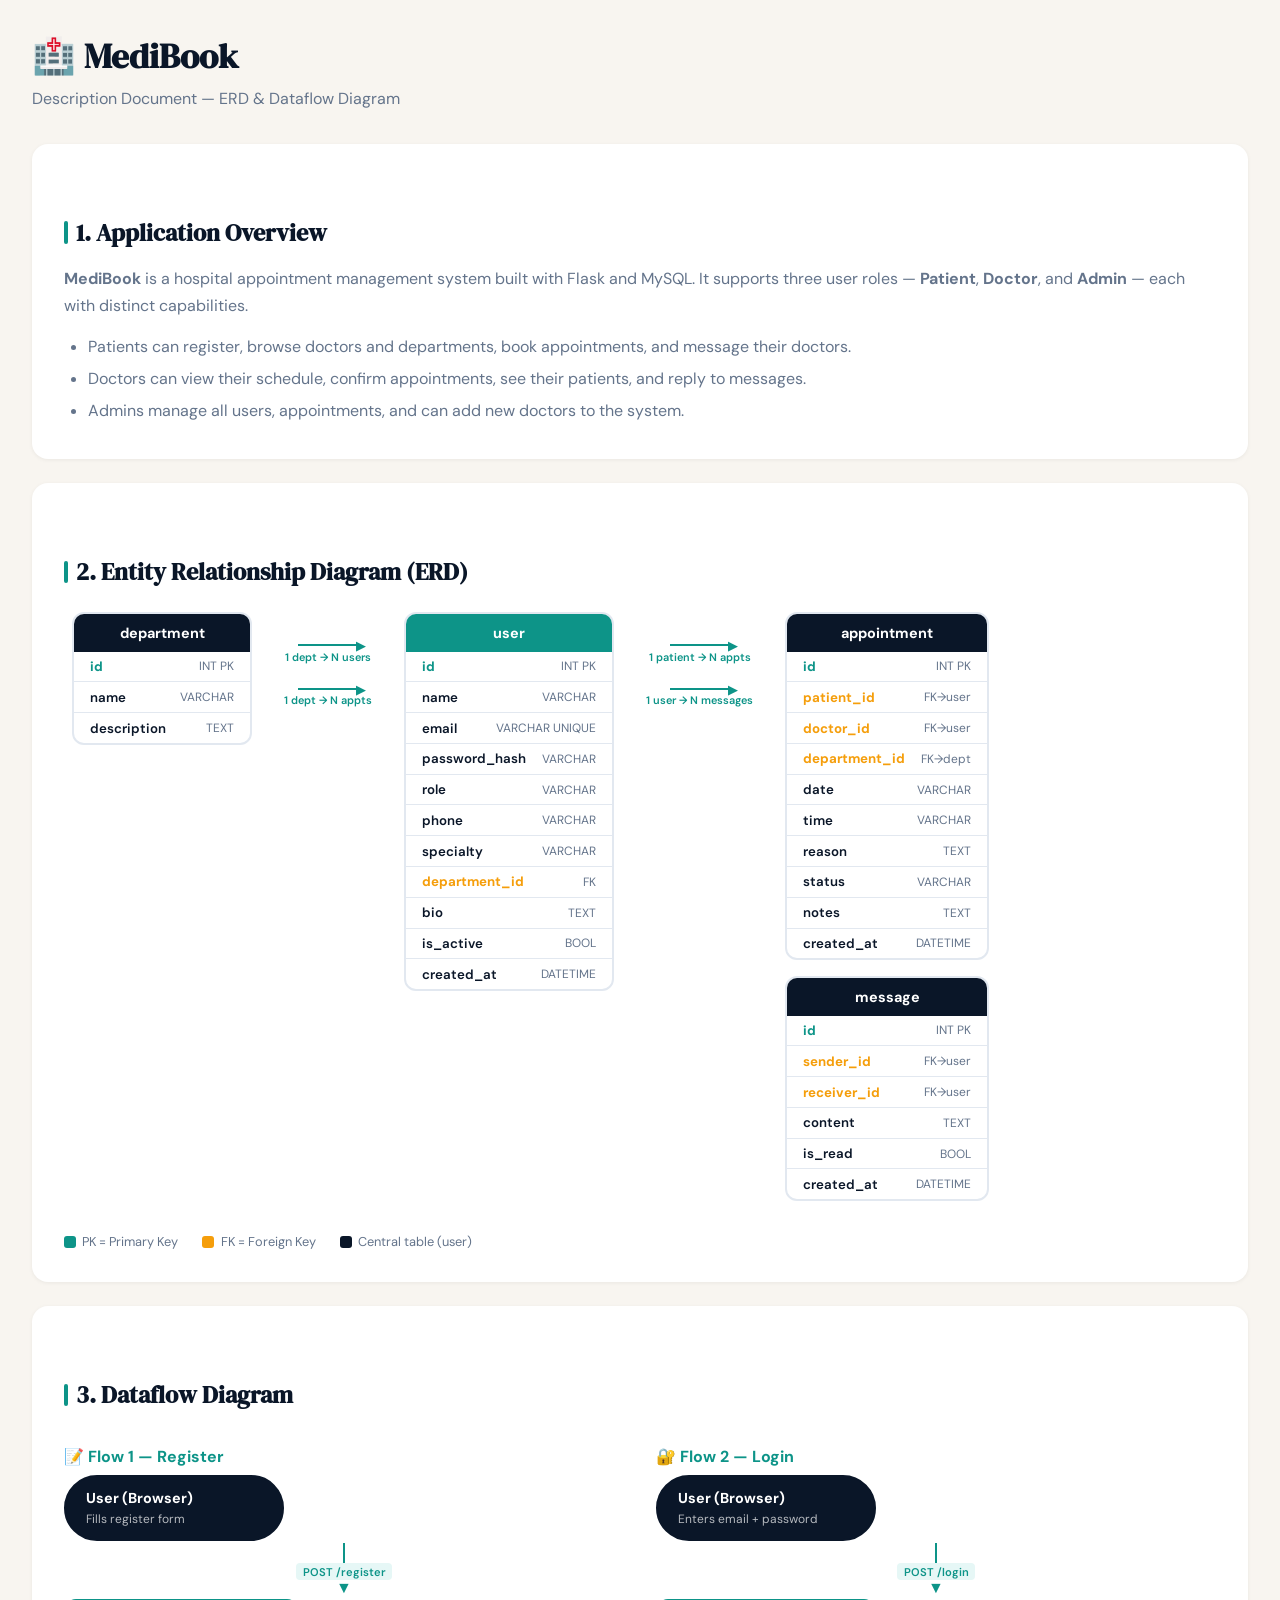
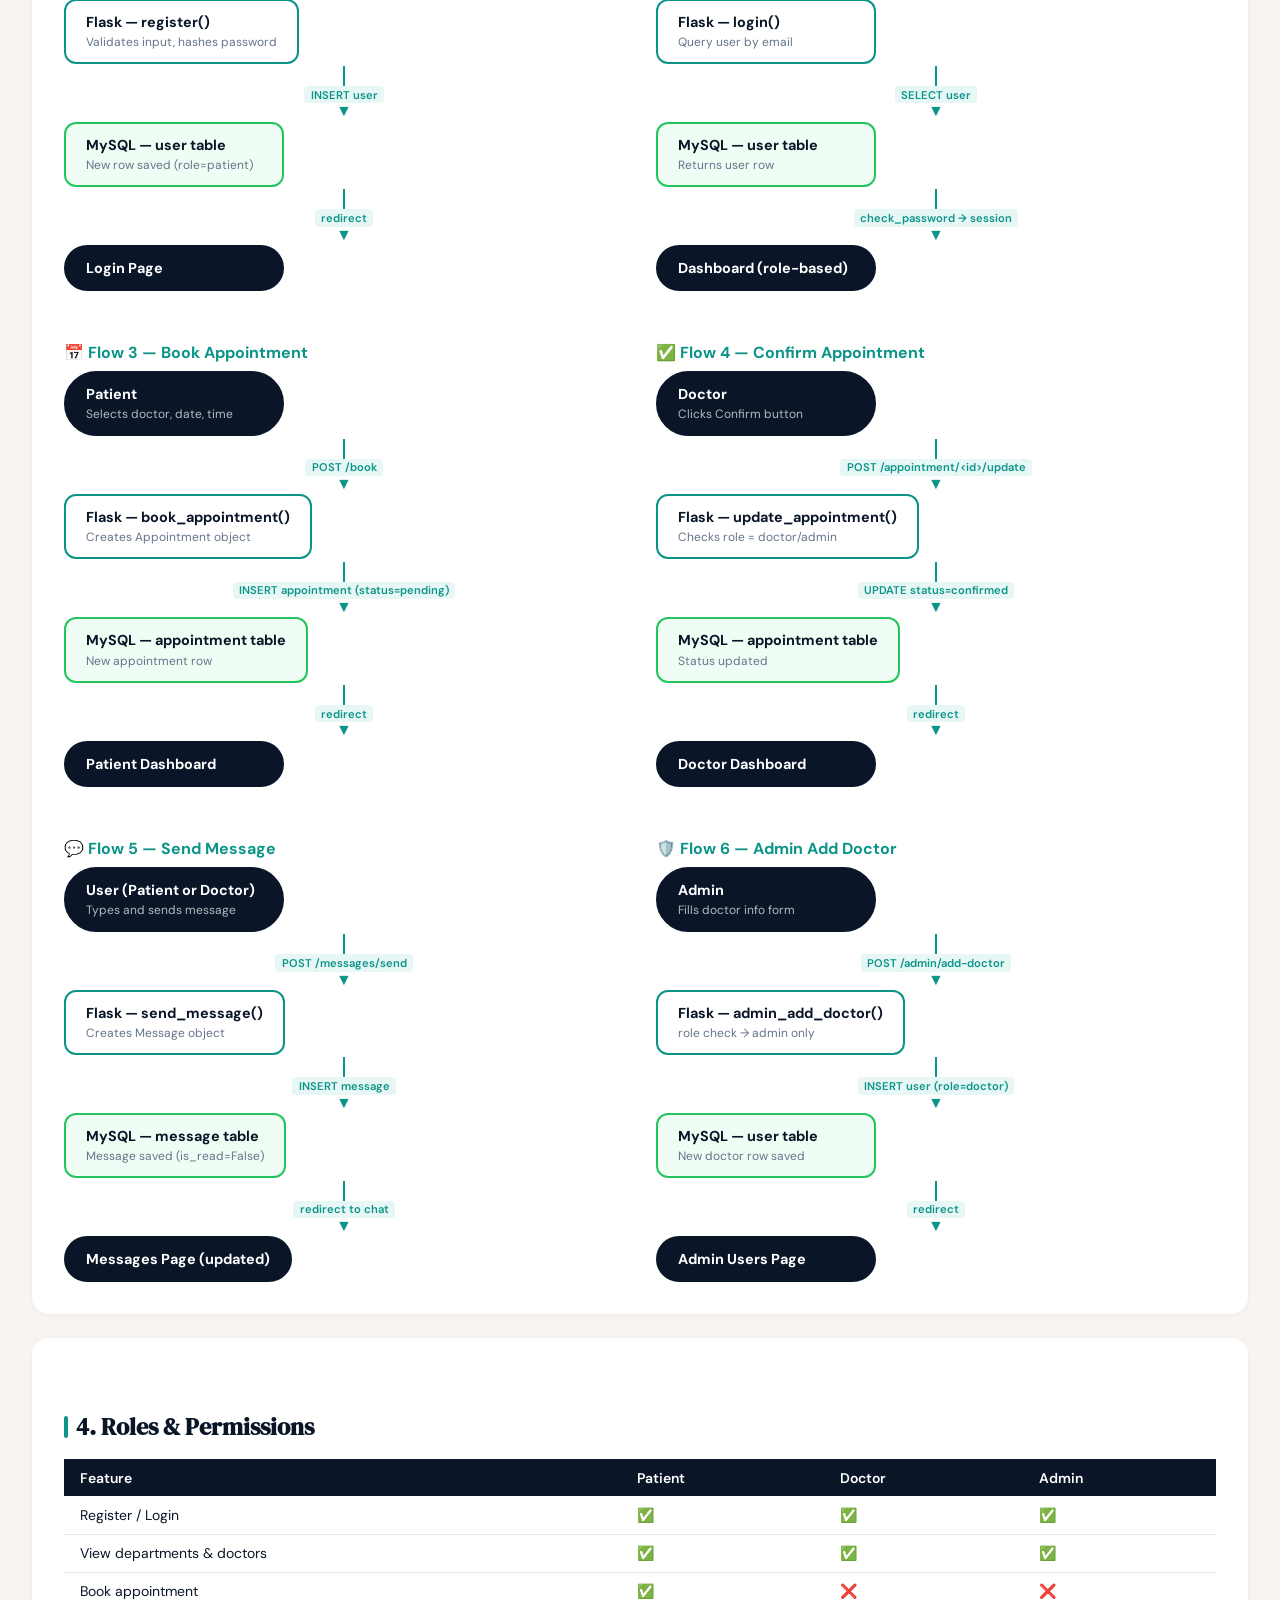
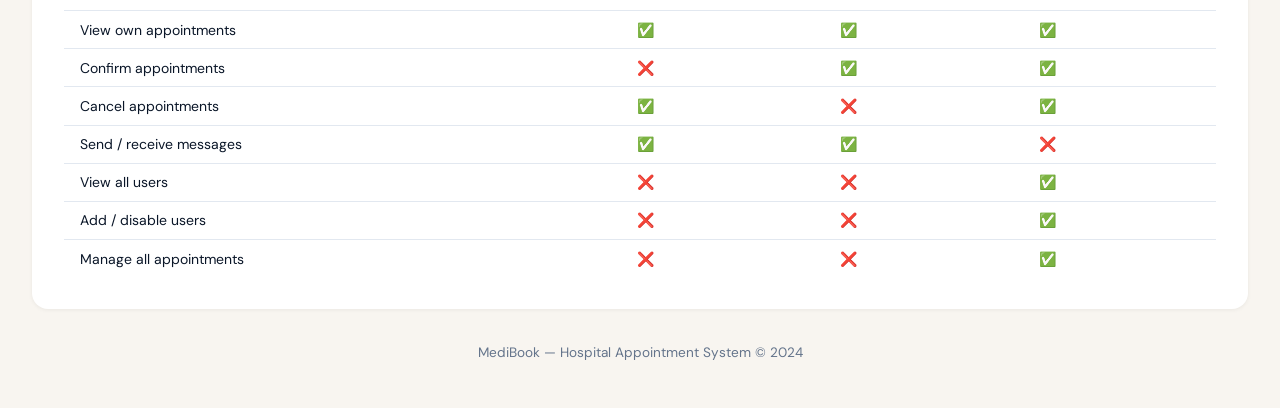
<file: templates/description.html>
<!DOCTYPE html>
<html lang="en">
<head>
  <meta charset="UTF-8"/>
  <meta name="viewport" content="width=device-width, initial-scale=1.0"/>
  <title>MediBook — Description Document</title>
  <link href="https://fonts.googleapis.com/css2?family=DM+Serif+Display&family=DM+Sans:wght@300;400;500;600&display=swap" rel="stylesheet"/>
  <style>
    :root{--navy:#0a1628;--teal:#0d9488;--teal2:#14b8a6;--cream:#f8f5f0;--white:#fff;--gray:#64748b;--border:#e2e8f0;}
    *{box-sizing:border-box;margin:0;padding:0;}
    body{font-family:'DM Sans',sans-serif;background:var(--cream);color:var(--navy);padding:2rem;}
    h1{font-family:'DM Serif Display',serif;font-size:2.2rem;color:var(--navy);margin-bottom:.3rem;}
    h2{font-family:'DM Serif Display',serif;font-size:1.5rem;color:var(--navy);margin:2.5rem 0 1rem;display:flex;align-items:center;gap:.5rem;}
    h2::before{content:'';display:inline-block;width:4px;height:1.4rem;background:var(--teal);border-radius:2px;}
    h3{font-size:1rem;font-weight:700;color:var(--teal);margin:1.2rem 0 .5rem;}
    p{color:var(--gray);line-height:1.7;margin-bottom:.75rem;}
    .subtitle{color:var(--gray);font-size:1rem;margin-bottom:2rem;}
    .card{background:var(--white);border-radius:16px;box-shadow:0 1px 4px rgba(0,0,0,.06);padding:2rem;margin-bottom:1.5rem;}

    /* ── ERD ── */
    .erd-wrap{overflow-x:auto;}
    .erd{display:flex;gap:2rem;align-items:flex-start;min-width:700px;padding:.5rem;}
    .table-box{border:2px solid var(--border);border-radius:12px;overflow:hidden;min-width:180px;flex-shrink:0;}
    .table-head{background:var(--navy);color:#fff;padding:.6rem 1rem;font-weight:700;font-size:.9rem;text-align:center;}
    .table-head.teal{background:var(--teal);}
    .table-row{display:flex;justify-content:space-between;align-items:center;padding:.4rem 1rem;border-bottom:1px solid var(--border);font-size:.83rem;gap:1rem;}
    .table-row:last-child{border-bottom:none;}
    .col-name{font-weight:600;color:var(--navy);}
    .col-type{color:var(--gray);font-size:.75rem;}
    .pk{color:var(--teal);font-weight:700;}
    .fk{color:#f59e0b;font-weight:700;}

    .erd-arrows{display:flex;flex-direction:column;justify-content:center;gap:.5rem;padding-top:2rem;}
    .arrow{display:flex;flex-direction:column;align-items:center;font-size:.72rem;color:var(--gray);gap:.2rem;}
    .arrow-line{width:60px;height:2px;background:var(--teal);position:relative;}
    .arrow-line::after{content:'▶';position:absolute;right:-8px;top:-7px;color:var(--teal);font-size:.8rem;}
    .arrow-label{font-size:.68rem;color:var(--teal);font-weight:600;}

    /* ── DATAFLOW ── */
    .flow{display:flex;flex-direction:column;gap:0;}
    .flow-step{display:flex;align-items:stretch;gap:0;}
    .flow-node{background:var(--white);border:2px solid var(--teal);border-radius:12px;padding:.75rem 1.25rem;min-width:220px;position:relative;}
    .flow-node.actor{background:var(--navy);border-color:var(--navy);color:#fff;border-radius:50px;}
    .flow-node.db{background:#f0fdf4;border-color:#22c55e;}
    .flow-node-title{font-weight:700;font-size:.9rem;}
    .flow-node-title.white{color:#fff;}
    .flow-node-sub{font-size:.75rem;color:var(--gray);margin-top:.2rem;}
    .flow-node-sub.light{color:rgba(255,255,255,.7);}
    .flow-connector{display:flex;flex-direction:column;align-items:center;padding:.15rem 1rem;}
    .flow-v-line{width:2px;flex:1;background:var(--teal);min-height:20px;}
    .flow-arrow-down{color:var(--teal);font-size:1rem;line-height:1;}
    .flow-label{font-size:.7rem;color:var(--teal);font-weight:600;white-space:nowrap;padding:.1rem .4rem;background:#e6f7f6;border-radius:4px;}
    .flow-group{display:flex;gap:1rem;align-items:flex-start;}
    .flow-branch{display:flex;flex-direction:column;align-items:center;}

    /* ── LEGEND ── */
    .legend{display:flex;gap:1.5rem;flex-wrap:wrap;margin-top:1rem;}
    .legend-item{display:flex;align-items:center;gap:.4rem;font-size:.8rem;color:var(--gray);}
    .legend-dot{width:12px;height:12px;border-radius:3px;}

    /* ── ROLES TABLE ── */
    table{width:100%;border-collapse:collapse;font-size:.875rem;}
    th{background:var(--navy);color:#fff;padding:.6rem 1rem;text-align:left;font-weight:600;}
    td{padding:.6rem 1rem;border-bottom:1px solid var(--border);}
    tr:last-child td{border-bottom:none;}
    .yes{color:#16a34a;font-weight:700;}
    .no{color:#dc2626;font-weight:700;}
  </style>
</head>
<body>

<h1>🏥 MediBook</h1>
<p class="subtitle">Description Document — ERD &amp; Dataflow Diagram</p>

<!-- ════════════════════════════════
     1. APP OVERVIEW
════════════════════════════════ -->
<div class="card">
  <h2>1. Application Overview</h2>
  <p><strong>MediBook</strong> is a hospital appointment management system built with Flask and MySQL. It supports three user roles — <strong>Patient</strong>, <strong>Doctor</strong>, and <strong>Admin</strong> — each with distinct capabilities.</p>
  <ul style="margin-left:1.5rem;color:var(--gray);line-height:2;">
    <li>Patients can register, browse doctors and departments, book appointments, and message their doctors.</li>
    <li>Doctors can view their schedule, confirm appointments, see their patients, and reply to messages.</li>
    <li>Admins manage all users, appointments, and can add new doctors to the system.</li>
  </ul>
</div>

<!-- ════════════════════════════════
     2. ERD
════════════════════════════════ -->
<div class="card">
  <h2>2. Entity Relationship Diagram (ERD)</h2>

  <div class="erd-wrap">
    <div class="erd">

      <!-- DEPARTMENT -->
      <div class="table-box">
        <div class="table-head">department</div>
        <div class="table-row"><span class="col-name pk">id</span><span class="col-type">INT PK</span></div>
        <div class="table-row"><span class="col-name">name</span><span class="col-type">VARCHAR</span></div>
        <div class="table-row"><span class="col-name">description</span><span class="col-type">TEXT</span></div>
      </div>

      <!-- ARROW dept→user -->
      <div class="erd-arrows">
        <div class="arrow">
          <div class="arrow-line"></div>
          <div class="arrow-label">1 dept → N users</div>
        </div>
        <div class="arrow" style="margin-top:1rem;">
          <div class="arrow-line"></div>
          <div class="arrow-label">1 dept → N appts</div>
        </div>
      </div>

      <!-- USER -->
      <div class="table-box">
        <div class="table-head teal">user</div>
        <div class="table-row"><span class="col-name pk">id</span><span class="col-type">INT PK</span></div>
        <div class="table-row"><span class="col-name">name</span><span class="col-type">VARCHAR</span></div>
        <div class="table-row"><span class="col-name">email</span><span class="col-type">VARCHAR UNIQUE</span></div>
        <div class="table-row"><span class="col-name">password_hash</span><span class="col-type">VARCHAR</span></div>
        <div class="table-row"><span class="col-name">role</span><span class="col-type">VARCHAR</span></div>
        <div class="table-row"><span class="col-name">phone</span><span class="col-type">VARCHAR</span></div>
        <div class="table-row"><span class="col-name">specialty</span><span class="col-type">VARCHAR</span></div>
        <div class="table-row"><span class="col-name fk">department_id</span><span class="col-type">FK</span></div>
        <div class="table-row"><span class="col-name">bio</span><span class="col-type">TEXT</span></div>
        <div class="table-row"><span class="col-name">is_active</span><span class="col-type">BOOL</span></div>
        <div class="table-row"><span class="col-name">created_at</span><span class="col-type">DATETIME</span></div>
      </div>

      <!-- ARROW user→appointment & user→message -->
      <div class="erd-arrows">
        <div class="arrow">
          <div class="arrow-line"></div>
          <div class="arrow-label">1 patient → N appts</div>
        </div>
        <div class="arrow" style="margin-top:1rem;">
          <div class="arrow-line"></div>
          <div class="arrow-label">1 user → N messages</div>
        </div>
      </div>

      <!-- APPOINTMENT + MESSAGE stacked -->
      <div style="display:flex;flex-direction:column;gap:1rem;">

        <div class="table-box">
          <div class="table-head">appointment</div>
          <div class="table-row"><span class="col-name pk">id</span><span class="col-type">INT PK</span></div>
          <div class="table-row"><span class="col-name fk">patient_id</span><span class="col-type">FK→user</span></div>
          <div class="table-row"><span class="col-name fk">doctor_id</span><span class="col-type">FK→user</span></div>
          <div class="table-row"><span class="col-name fk">department_id</span><span class="col-type">FK→dept</span></div>
          <div class="table-row"><span class="col-name">date</span><span class="col-type">VARCHAR</span></div>
          <div class="table-row"><span class="col-name">time</span><span class="col-type">VARCHAR</span></div>
          <div class="table-row"><span class="col-name">reason</span><span class="col-type">TEXT</span></div>
          <div class="table-row"><span class="col-name">status</span><span class="col-type">VARCHAR</span></div>
          <div class="table-row"><span class="col-name">notes</span><span class="col-type">TEXT</span></div>
          <div class="table-row"><span class="col-name">created_at</span><span class="col-type">DATETIME</span></div>
        </div>

        <div class="table-box">
          <div class="table-head">message</div>
          <div class="table-row"><span class="col-name pk">id</span><span class="col-type">INT PK</span></div>
          <div class="table-row"><span class="col-name fk">sender_id</span><span class="col-type">FK→user</span></div>
          <div class="table-row"><span class="col-name fk">receiver_id</span><span class="col-type">FK→user</span></div>
          <div class="table-row"><span class="col-name">content</span><span class="col-type">TEXT</span></div>
          <div class="table-row"><span class="col-name">is_read</span><span class="col-type">BOOL</span></div>
          <div class="table-row"><span class="col-name">created_at</span><span class="col-type">DATETIME</span></div>
        </div>

      </div>
    </div>
  </div>

  <div class="legend" style="margin-top:1.5rem;">
    <div class="legend-item"><div class="legend-dot" style="background:var(--teal)"></div> PK = Primary Key</div>
    <div class="legend-item"><div class="legend-dot" style="background:#f59e0b"></div> FK = Foreign Key</div>
    <div class="legend-item"><div class="legend-dot" style="background:var(--navy)"></div> Central table (user)</div>
  </div>
</div>

<!-- ════════════════════════════════
     3. DATAFLOW
════════════════════════════════ -->
<div class="card">
  <h2>3. Dataflow Diagram</h2>

  <div style="display:grid;grid-template-columns:1fr 1fr;gap:2rem;flex-wrap:wrap;">

    <!-- FLOW 1: Register -->
    <div>
      <h3>📝 Flow 1 — Register</h3>
      <div class="flow">
        <div class="flow-step"><div class="flow-node actor"><div class="flow-node-title white">User (Browser)</div><div class="flow-node-sub light">Fills register form</div></div></div>
        <div class="flow-connector"><div class="flow-v-line"></div><div class="flow-label">POST /register</div><div class="flow-arrow-down">▼</div></div>
        <div class="flow-step"><div class="flow-node"><div class="flow-node-title">Flask — register()</div><div class="flow-node-sub">Validates input, hashes password</div></div></div>
        <div class="flow-connector"><div class="flow-v-line"></div><div class="flow-label">INSERT user</div><div class="flow-arrow-down">▼</div></div>
        <div class="flow-step"><div class="flow-node db"><div class="flow-node-title">MySQL — user table</div><div class="flow-node-sub">New row saved (role=patient)</div></div></div>
        <div class="flow-connector"><div class="flow-v-line"></div><div class="flow-label">redirect</div><div class="flow-arrow-down">▼</div></div>
        <div class="flow-step"><div class="flow-node actor"><div class="flow-node-title white">Login Page</div></div></div>
      </div>
    </div>

    <!-- FLOW 2: Login -->
    <div>
      <h3>🔐 Flow 2 — Login</h3>
      <div class="flow">
        <div class="flow-step"><div class="flow-node actor"><div class="flow-node-title white">User (Browser)</div><div class="flow-node-sub light">Enters email + password</div></div></div>
        <div class="flow-connector"><div class="flow-v-line"></div><div class="flow-label">POST /login</div><div class="flow-arrow-down">▼</div></div>
        <div class="flow-step"><div class="flow-node"><div class="flow-node-title">Flask — login()</div><div class="flow-node-sub">Query user by email</div></div></div>
        <div class="flow-connector"><div class="flow-v-line"></div><div class="flow-label">SELECT user</div><div class="flow-arrow-down">▼</div></div>
        <div class="flow-step"><div class="flow-node db"><div class="flow-node-title">MySQL — user table</div><div class="flow-node-sub">Returns user row</div></div></div>
        <div class="flow-connector"><div class="flow-v-line"></div><div class="flow-label">check_password → session</div><div class="flow-arrow-down">▼</div></div>
        <div class="flow-step"><div class="flow-node actor"><div class="flow-node-title white">Dashboard (role-based)</div></div></div>
      </div>
    </div>

    <!-- FLOW 3: Book Appointment -->
    <div>
      <h3>📅 Flow 3 — Book Appointment</h3>
      <div class="flow">
        <div class="flow-step"><div class="flow-node actor"><div class="flow-node-title white">Patient</div><div class="flow-node-sub light">Selects doctor, date, time</div></div></div>
        <div class="flow-connector"><div class="flow-v-line"></div><div class="flow-label">POST /book</div><div class="flow-arrow-down">▼</div></div>
        <div class="flow-step"><div class="flow-node"><div class="flow-node-title">Flask — book_appointment()</div><div class="flow-node-sub">Creates Appointment object</div></div></div>
        <div class="flow-connector"><div class="flow-v-line"></div><div class="flow-label">INSERT appointment (status=pending)</div><div class="flow-arrow-down">▼</div></div>
        <div class="flow-step"><div class="flow-node db"><div class="flow-node-title">MySQL — appointment table</div><div class="flow-node-sub">New appointment row</div></div></div>
        <div class="flow-connector"><div class="flow-v-line"></div><div class="flow-label">redirect</div><div class="flow-arrow-down">▼</div></div>
        <div class="flow-step"><div class="flow-node actor"><div class="flow-node-title white">Patient Dashboard</div></div></div>
      </div>
    </div>

    <!-- FLOW 4: Confirm Appointment -->
    <div>
      <h3>✅ Flow 4 — Confirm Appointment</h3>
      <div class="flow">
        <div class="flow-step"><div class="flow-node actor"><div class="flow-node-title white">Doctor</div><div class="flow-node-sub light">Clicks Confirm button</div></div></div>
        <div class="flow-connector"><div class="flow-v-line"></div><div class="flow-label">POST /appointment/&lt;id&gt;/update</div><div class="flow-arrow-down">▼</div></div>
        <div class="flow-step"><div class="flow-node"><div class="flow-node-title">Flask — update_appointment()</div><div class="flow-node-sub">Checks role = doctor/admin</div></div></div>
        <div class="flow-connector"><div class="flow-v-line"></div><div class="flow-label">UPDATE status=confirmed</div><div class="flow-arrow-down">▼</div></div>
        <div class="flow-step"><div class="flow-node db"><div class="flow-node-title">MySQL — appointment table</div><div class="flow-node-sub">Status updated</div></div></div>
        <div class="flow-connector"><div class="flow-v-line"></div><div class="flow-label">redirect</div><div class="flow-arrow-down">▼</div></div>
        <div class="flow-step"><div class="flow-node actor"><div class="flow-node-title white">Doctor Dashboard</div></div></div>
      </div>
    </div>

    <!-- FLOW 5: Messaging -->
    <div>
      <h3>💬 Flow 5 — Send Message</h3>
      <div class="flow">
        <div class="flow-step"><div class="flow-node actor"><div class="flow-node-title white">User (Patient or Doctor)</div><div class="flow-node-sub light">Types and sends message</div></div></div>
        <div class="flow-connector"><div class="flow-v-line"></div><div class="flow-label">POST /messages/send</div><div class="flow-arrow-down">▼</div></div>
        <div class="flow-step"><div class="flow-node"><div class="flow-node-title">Flask — send_message()</div><div class="flow-node-sub">Creates Message object</div></div></div>
        <div class="flow-connector"><div class="flow-v-line"></div><div class="flow-label">INSERT message</div><div class="flow-arrow-down">▼</div></div>
        <div class="flow-step"><div class="flow-node db"><div class="flow-node-title">MySQL — message table</div><div class="flow-node-sub">Message saved (is_read=False)</div></div></div>
        <div class="flow-connector"><div class="flow-v-line"></div><div class="flow-label">redirect to chat</div><div class="flow-arrow-down">▼</div></div>
        <div class="flow-step"><div class="flow-node actor"><div class="flow-node-title white">Messages Page (updated)</div></div></div>
      </div>
    </div>

    <!-- FLOW 6: Admin -->
    <div>
      <h3>🛡️ Flow 6 — Admin Add Doctor</h3>
      <div class="flow">
        <div class="flow-step"><div class="flow-node actor"><div class="flow-node-title white">Admin</div><div class="flow-node-sub light">Fills doctor info form</div></div></div>
        <div class="flow-connector"><div class="flow-v-line"></div><div class="flow-label">POST /admin/add-doctor</div><div class="flow-arrow-down">▼</div></div>
        <div class="flow-step"><div class="flow-node"><div class="flow-node-title">Flask — admin_add_doctor()</div><div class="flow-node-sub">role check → admin only</div></div></div>
        <div class="flow-connector"><div class="flow-v-line"></div><div class="flow-label">INSERT user (role=doctor)</div><div class="flow-arrow-down">▼</div></div>
        <div class="flow-step"><div class="flow-node db"><div class="flow-node-title">MySQL — user table</div><div class="flow-node-sub">New doctor row saved</div></div></div>
        <div class="flow-connector"><div class="flow-v-line"></div><div class="flow-label">redirect</div><div class="flow-arrow-down">▼</div></div>
        <div class="flow-step"><div class="flow-node actor"><div class="flow-node-title white">Admin Users Page</div></div></div>
      </div>
    </div>

  </div>
</div>

<!-- ════════════════════════════════
     4. ROLES SUMMARY
════════════════════════════════ -->
<div class="card">
  <h2>4. Roles &amp; Permissions</h2>
  <table>
    <thead>
      <tr><th>Feature</th><th>Patient</th><th>Doctor</th><th>Admin</th></tr>
    </thead>
    <tbody>
      <tr><td>Register / Login</td><td class="yes">✅</td><td class="yes">✅</td><td class="yes">✅</td></tr>
      <tr><td>View departments &amp; doctors</td><td class="yes">✅</td><td class="yes">✅</td><td class="yes">✅</td></tr>
      <tr><td>Book appointment</td><td class="yes">✅</td><td class="no">❌</td><td class="no">❌</td></tr>
      <tr><td>View own appointments</td><td class="yes">✅</td><td class="yes">✅</td><td class="yes">✅</td></tr>
      <tr><td>Confirm appointments</td><td class="no">❌</td><td class="yes">✅</td><td class="yes">✅</td></tr>
      <tr><td>Cancel appointments</td><td class="yes">✅</td><td class="no">❌</td><td class="yes">✅</td></tr>
      <tr><td>Send / receive messages</td><td class="yes">✅</td><td class="yes">✅</td><td class="no">❌</td></tr>
      <tr><td>View all users</td><td class="no">❌</td><td class="no">❌</td><td class="yes">✅</td></tr>
      <tr><td>Add / disable users</td><td class="no">❌</td><td class="no">❌</td><td class="yes">✅</td></tr>
      <tr><td>Manage all appointments</td><td class="no">❌</td><td class="no">❌</td><td class="yes">✅</td></tr>
    </tbody>
  </table>
</div>

<p style="text-align:center;color:var(--gray);font-size:.85rem;margin-top:2rem;">MediBook — Hospital Appointment System &copy; 2024</p>

</body>
</html>
</file>
